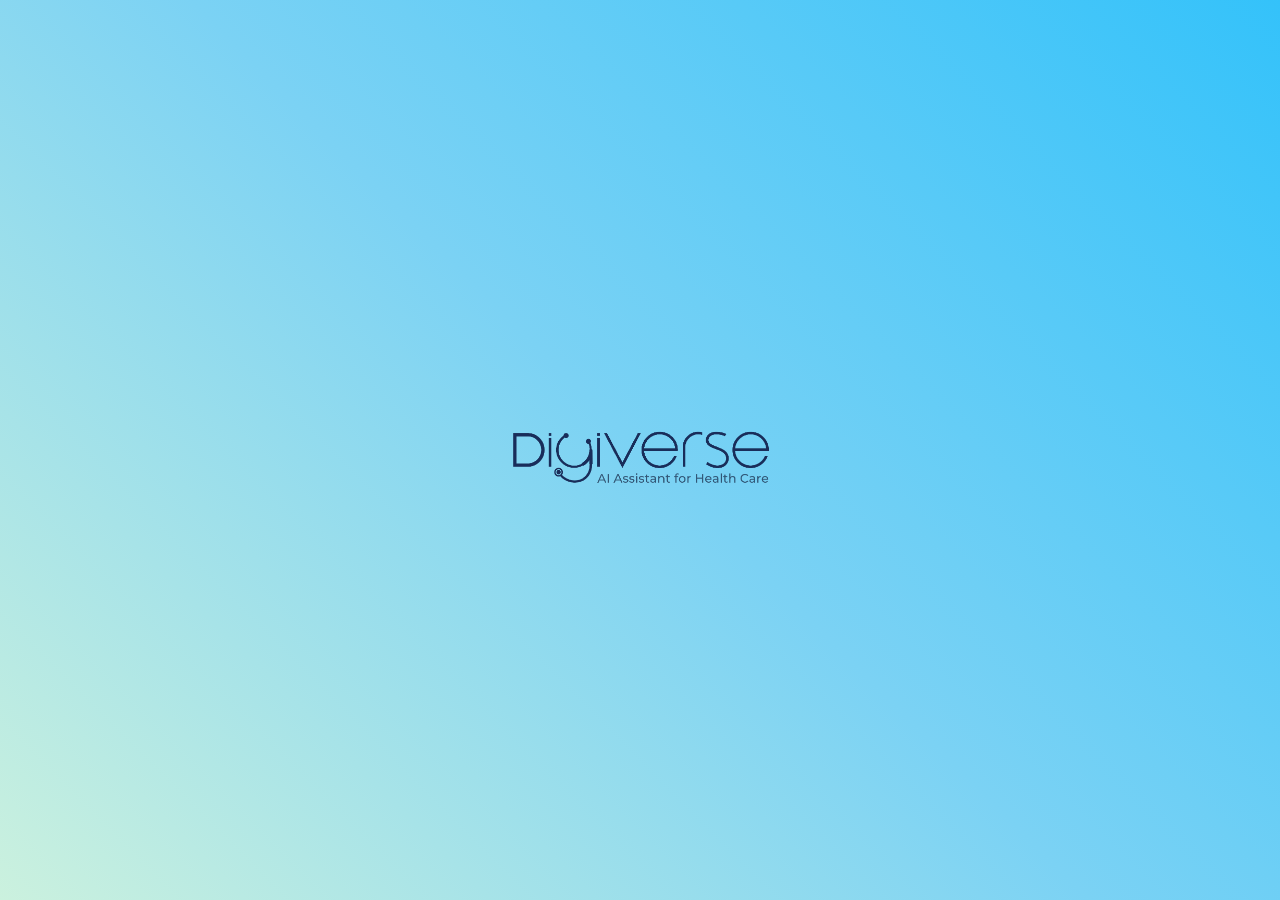
<file: index.html>
<!DOCTYPE html>
<html lang="en">
<head>
    <meta charset="UTF-8">
    <meta name="viewport" content="width=device-width, initial-scale=1.0">
    <title>Digiverse</title>

    <!-------- Fontwesome CDN --------->
    <link rel="stylesheet" href="https://cdnjs.cloudflare.com/ajax/libs/font-awesome/6.4.2/css/all.min.css">

    <!------- Google Fonts -------->
    <link rel="preconnect" href="https://fonts.googleapis.com">
    <link rel="preconnect" href="https://fonts.gstatic.com" crossorigin>
    <link href="https://fonts.googleapis.com/css2?family=Raleway:wght@400;500;600;700;800;900&display=swap" rel="stylesheet">

    <!--------- Bootstrap css --------->
    <link rel="stylesheet" href="https://cdn.jsdelivr.net/npm/bootstrap@5.3.2/dist/css/bootstrap.min.css">
    
    <!---------- custom css ------------>
    <link rel="stylesheet" href="./assets/css/style.css">
</head>
<body>
    
    <!----------- OnLoad Event ---------->
    <section class="onLoad">
        <div class="onLoad_body">
            <div class="logo">
                <img src="./assets/img/logo/DigiVerse-Logo.png" alt="Logo">
            </div>
            <div class="icon">
                <div class="dot"></div>
            </div>
        </div>
    </section>


    <!-- Body -->
    <section class="body">
        <div class="container">
            <div class="body_main">
                <div class="header_logo">
                    <a href="index.html"><img src="./assets/img/logo/DigiVerse-Logo.png" alt="Logo"></a>
                </div>
                <div class="content">
                    <div class="slider_main">
                        <div class="slider_box current">
                            <h2 class="slider_title">Help me pic</h2>
                            <p class="slider_text">Lorem ipsum dolor sit amet consectetur adipisicing elit. Quis rem cumque eligendi sit ea, deleniti expedita corrupti autem exercitationem magni?</p>
                        </div>
                        <div class="slider_box">
                            <h2 class="slider_title">Give me ideas</h2>
                            <p class="slider_text">consectetur adipisicing elit. Quis rem cumque eligendi sit ea, deleniti expedita corrupti autem exercitationem magni?</p>
                        </div>
                        <div class="slider_box">
                            <h2 class="slider_title">Help me pic</h2>
                            <p class="slider_text">Lorem ipsum dolor sit amet consectetur adipisicing elit. Quis rem cumque eligendi sit ea, deleniti expedita corrupti autem exercitationem magni?</p>
                        </div>
                        <div class="slider_box">
                            <h2 class="slider_title">Write text for service</h2>
                            <p class="slider_text">dolor sit amet consectetur adipisicing elit. Quis rem cumque eligendi sit ea, deleniti expedita corrupti autem exercitationem magni?</p>
                        </div>
                    </div>
                </div>
                <div class="btns">
                    <a href="login.html">Log in</a>
                    <a href="signup.html">Sign up</a>
                </div>
                <div class="terms">
                    <a href="terms.html">Terms of use</a>
                    <a href="privacy.html">Privacy policy</a>
                </div>
                <div class="social">
                    <div class="social_inner">
                        <a href="#"><i class="fa-brands fa-facebook-f"></i></a>
                        <a href="#"><i class="fa-brands fa-youtube"></i></a>
                        <a href="#"><i class="fa-brands fa-linkedin-in"></i></a>
                        <a href="#"><i class="fa-brands fa-x-twitter"></i></a>
                    </div>
                </div>
            </div>
        </div>
    </section>

    <!------------ Bootstrap js ------------->
    <script src="https://cdn.jsdelivr.net/npm/bootstrap@5.3.2/dist/js/bootstrap.bundle.min.js"></script>

    <!--------- Jquery cdn by Google ----------->
    <script src="https://ajax.googleapis.com/ajax/libs/jquery/3.7.1/jquery.min.js"></script>

    <!------------ Custom js ------------->
    <script src="./assets/js/script.js"></script>
</body>
</html>
</file>
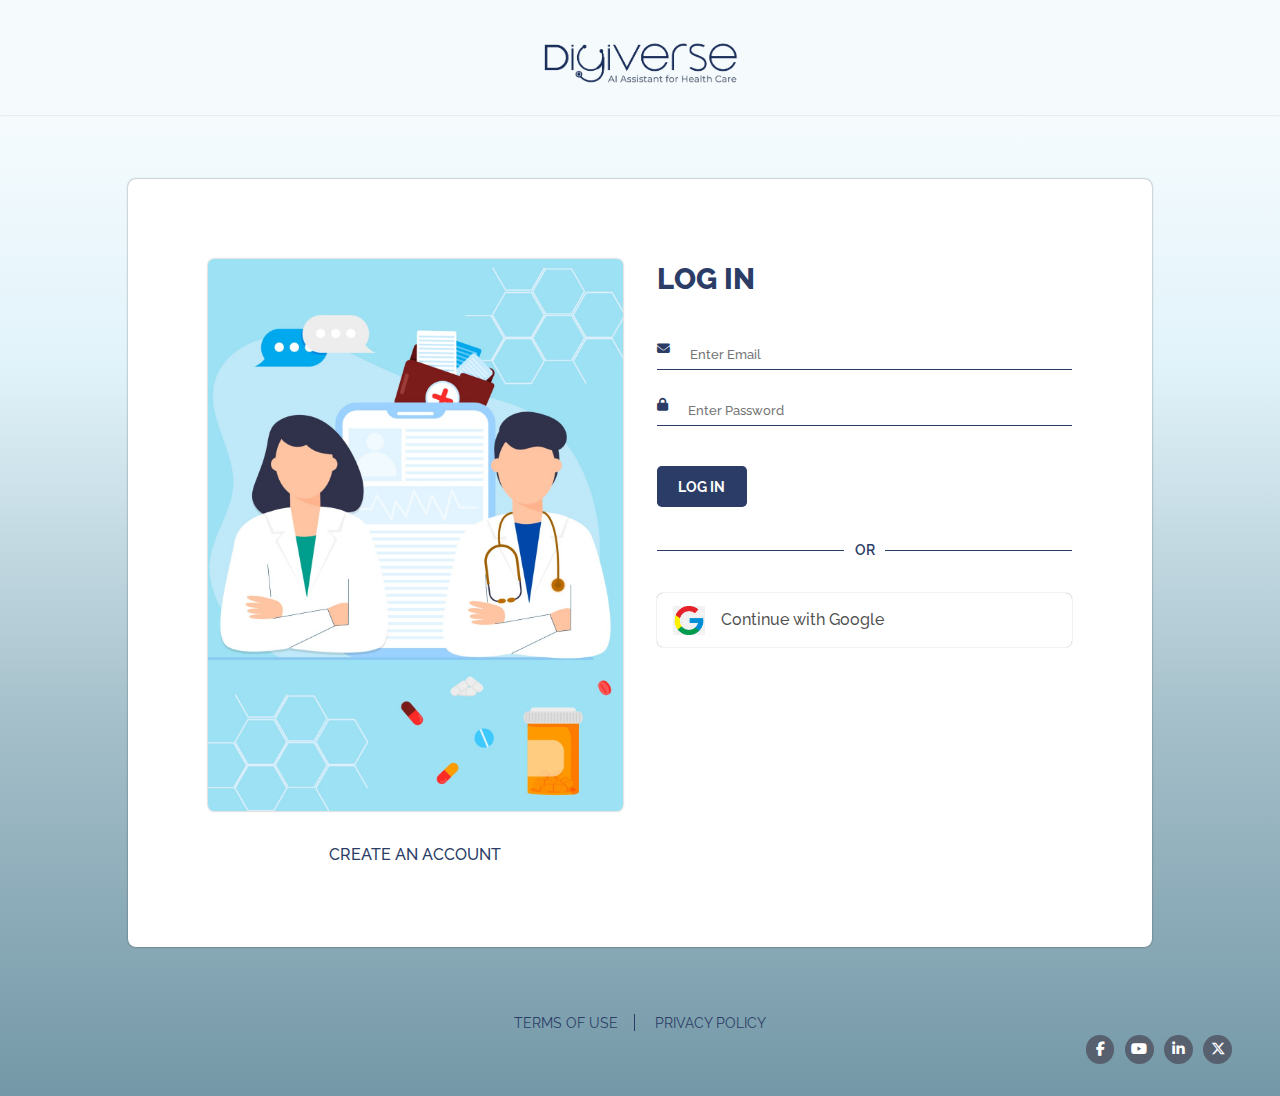
<file: login.html>
<!DOCTYPE html>
<html lang="en">
<head>
    <meta charset="UTF-8">
    <meta name="viewport" content="width=device-width, initial-scale=1.0">
    <title>Digiverse</title>

    <!-------- Fontwesome CDN --------->
    <link rel="stylesheet" href="https://cdnjs.cloudflare.com/ajax/libs/font-awesome/6.4.2/css/all.min.css">

    <!------- Google Fonts -------->
    <link rel="preconnect" href="https://fonts.googleapis.com">
    <link rel="preconnect" href="https://fonts.gstatic.com" crossorigin>
    <link href="https://fonts.googleapis.com/css2?family=Raleway:wght@400;500;600;700;800;900&display=swap" rel="stylesheet">

    <!------------ Bootstrap css ------------>
    <link rel="stylesheet" href="https://cdn.jsdelivr.net/npm/bootstrap@5.3.2/dist/css/bootstrap.min.css">

    <!---------- custom css ------------>
    <link rel="stylesheet" href="./assets/css/style.css">
</head>
<body>

    <section class="header">
        <div class="header_main">
            <div class="header_logo">
                <a href="index.html"><img src="./assets/img/logo/DigiVerse-Logo.png" alt=""></a>
            </div>
        </div>
    </section>

    <section class="login">
        <div class="container">
            <div class="login_main">
                <div class="backToSignup">
                    <div class="auth_banner">
                        <img src="./assets/img/authBanner/loginbanner.jpg" alt="">
                        <div class="auth_btn_back">
                            <a href="signup.html">Create an account</a>
                        </div>
                    </div>
                </div>
                <div class="login_inner">
                    <h2 class="auth_title">Log in</h2>
                    <form action="#">
                        <div class="form_inner_div">
                            <label for="email"><i class="fa-solid fa-envelope"></i></label>
                            <input type="email" name="email" id="email" placeholder="Enter Email">
                        </div>                        
                        <div class="form_inner_div">
                            <label for="pass"><i class="fa-solid fa-lock"></i></label>
                            <input type="password" name="pass" id="pass" placeholder="Enter Password">
                        </div>
                        <button type="submit" class="auth_btn">Log in</button>
                        
                        <div class="or">
                            <div class="ordiv"></div>
                            <p class="or_text">OR</p>
                            <div class="ordiv"></div>
                        </div>
                        <button type="submit" class="google_btn">
                            <img src="./assets/img/logo/google2.png" alt="">
                            <p class="google_text">Continue with Google</p>
                        </button>
                    </form>
                </div>
            </div>
        </div>
    </section>


    <!----------- Footer section ----------------->
    <section class="footer">
        <div class="container">
            <div class="footer_main">
                <div class="login_privacy">
                    <a href="terms.html">Terms of use</a>
                    <a href="privacy.html">Privacy policy</a>
                </div>
                <div class="login_social">
                    <div class="social">
                    <div class="social_inner">
                        <a href="#"><i class="fa-brands fa-facebook-f"></i></a>
                        <a href="#"><i class="fa-brands fa-youtube"></i></a>
                        <a href="#"><i class="fa-brands fa-linkedin-in"></i></a>
                        <a href="#"><i class="fa-brands fa-x-twitter"></i></a>
                    </div>
                </div>
                </div>
            </div>
        </div>
    </section>
    
   <!----------- Bootstrap js --------------->
   <script src="https://cdn.jsdelivr.net/npm/bootstrap@5.3.2/dist/js/bootstrap.bundle.min.js"></script>

    <!--------- Jquery cdn by Google ----------->
    <script src="https://ajax.googleapis.com/ajax/libs/jquery/3.7.1/jquery.min.js"></script>

    <!------------ Custom js ------------->
    <script src="./assets/js/script.js"></script>
</body>
</html>
</file>
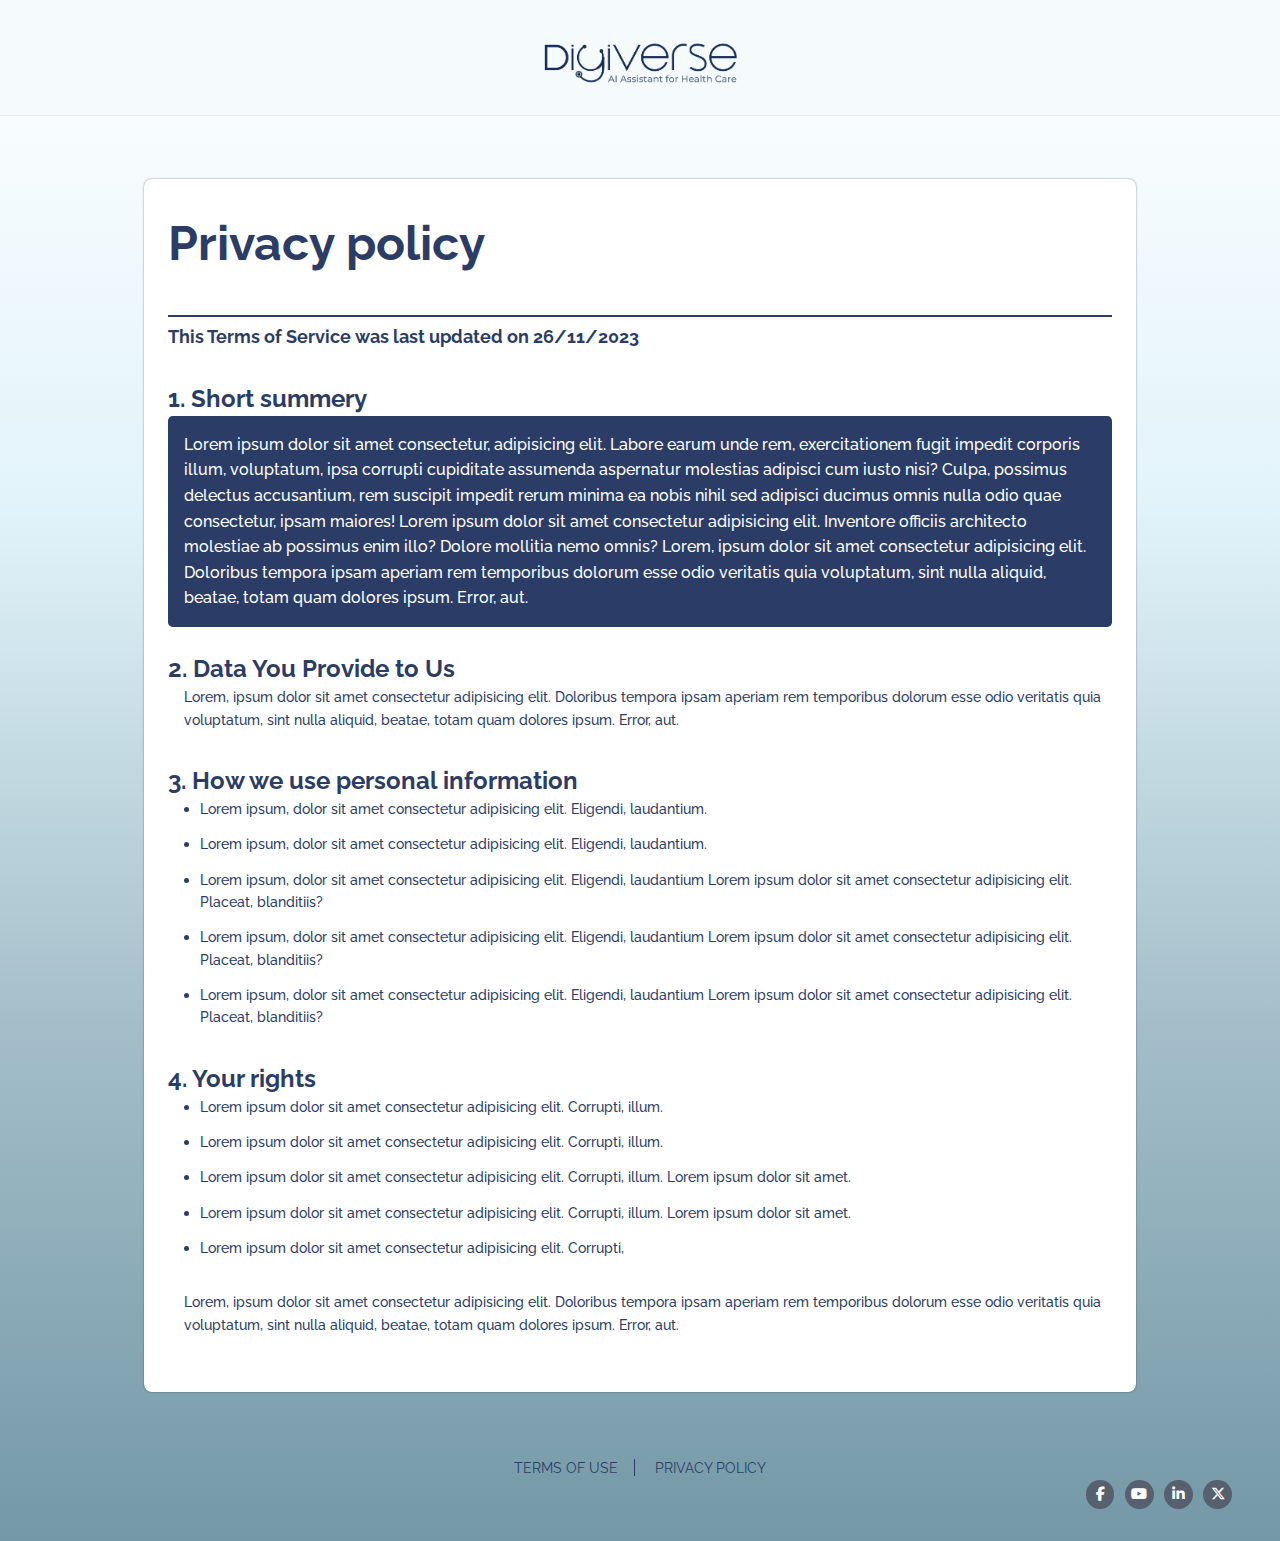
<file: privacy.html>
<!DOCTYPE html>
<html lang="en">
<head>
    <meta charset="UTF-8">
    <meta name="viewport" content="width=device-width, initial-scale=1.0">
    <title>Digiverse</title>

    <!-------- Fontwesome CDN --------->
    <link rel="stylesheet" href="https://cdnjs.cloudflare.com/ajax/libs/font-awesome/6.4.2/css/all.min.css">

    <!------- Google Fonts -------->
    <link rel="preconnect" href="https://fonts.googleapis.com">
    <link rel="preconnect" href="https://fonts.gstatic.com" crossorigin>
    <link href="https://fonts.googleapis.com/css2?family=Raleway:wght@400;500;600;700;800;900&display=swap" rel="stylesheet">

    <!------------ Bootstrap css ------------>
    <link rel="stylesheet" href="https://cdn.jsdelivr.net/npm/bootstrap@5.3.2/dist/css/bootstrap.min.css">

    <!---------- custom css ------------>
    <link rel="stylesheet" href="./assets/css/style.css">
</head>
<body>

    <!--------- header section ---------->
    <section class="header">
        <div class="header_main">
            <div class="header_logo">
                <a href="index.html"><img src="./assets/img/logo/DigiVerse-Logo.png" alt=""></a>
            </div>
        </div>
    </section>


    <!----- Body section ----->
    <section class="login">
        <div class="container">
            <div class="privacy_content">
                <h1 class="privacy_title">Privacy policy</h1>
                <div class="privacy_top">
                   <p class="privacy_data_bold">This Terms of Service was last updated on <span>26/11/2023</span></p>
                   <h2 class="pSubTitle">1. Short summery</h2>
                   <p class="privacy_data_color">Lorem ipsum dolor sit amet consectetur, adipisicing elit. Labore earum unde rem, exercitationem fugit impedit corporis illum, voluptatum, ipsa corrupti cupiditate assumenda aspernatur molestias adipisci cum iusto nisi? Culpa, possimus delectus accusantium, rem suscipit impedit rerum minima ea nobis nihil sed adipisci ducimus omnis nulla odio quae consectetur, ipsam maiores! Lorem ipsum dolor sit amet consectetur adipisicing elit. Inventore officiis architecto molestiae ab possimus enim illo? Dolore mollitia nemo omnis? Lorem, ipsum dolor sit amet consectetur adipisicing elit. Doloribus tempora ipsam aperiam rem temporibus dolorum esse odio veritatis quia voluptatum, sint nulla aliquid, beatae, totam quam dolores ipsum. Error, aut.</p> 
                   <h2 class="pSubTitle">2. Data You Provide to Us</h2>
                   <p class="privacy_data">Lorem, ipsum dolor sit amet consectetur adipisicing elit. Doloribus tempora ipsam aperiam rem temporibus dolorum esse odio veritatis quia voluptatum, sint nulla aliquid, beatae, totam quam dolores ipsum. Error, aut.</p> 
                   <h2 class="pSubTitle">3. How we use personal information</h2>
                   <ul>
                    <li>Lorem ipsum, dolor sit amet consectetur adipisicing elit. Eligendi, laudantium.</li>
                    <li>Lorem ipsum, dolor sit amet consectetur adipisicing elit. Eligendi, laudantium.</li>
                    <li>Lorem ipsum, dolor sit amet consectetur adipisicing elit. Eligendi, laudantium Lorem ipsum dolor sit amet consectetur adipisicing elit. Placeat, blanditiis?</li>
                    <li>Lorem ipsum, dolor sit amet consectetur adipisicing elit. Eligendi, laudantium Lorem ipsum dolor sit amet consectetur adipisicing elit. Placeat, blanditiis?</li>
                    <li>Lorem ipsum, dolor sit amet consectetur adipisicing elit. Eligendi, laudantium Lorem ipsum dolor sit amet consectetur adipisicing elit. Placeat, blanditiis?</li>
                   </ul>
                   <h2 class="pSubTitle">4. Your rights</h2>
                   <ul>
                    <li>Lorem ipsum dolor sit amet consectetur adipisicing elit. Corrupti, illum.</li>
                    <li>Lorem ipsum dolor sit amet consectetur adipisicing elit. Corrupti, illum.</li>
                    <li>Lorem ipsum dolor sit amet consectetur adipisicing elit. Corrupti, illum. Lorem ipsum dolor sit amet.</li>
                    <li>Lorem ipsum dolor sit amet consectetur adipisicing elit. Corrupti, illum. Lorem ipsum dolor sit amet.</li>
                    <li>Lorem ipsum dolor sit amet consectetur adipisicing elit. Corrupti, </li>
                   </ul>
                   <p class="privacy_data">Lorem, ipsum dolor sit amet consectetur adipisicing elit. Doloribus tempora ipsam aperiam rem temporibus dolorum esse odio veritatis quia voluptatum, sint nulla aliquid, beatae, totam quam dolores ipsum. Error, aut.</p> 
                </div>
            </div>
        </div>
    </section>

    <!----------- Footer section ----------------->
    <section class="footer">
        <div class="container">
            <div class="footer_main">
                <div class="login_privacy">
                    <a href="terms.html">Terms of use</a>
                    <a href="privacy.html">Privacy policy</a>
                </div>
                <div class="login_social">
                    <div class="social">
                    <div class="social_inner">
                        <a href="#"><i class="fa-brands fa-facebook-f"></i></a>
                        <a href="#"><i class="fa-brands fa-youtube"></i></a>
                        <a href="#"><i class="fa-brands fa-linkedin-in"></i></a>
                        <a href="#"><i class="fa-brands fa-x-twitter"></i></a>
                    </div>
                </div>
                </div>
            </div>
        </div>
    </section>
    
   <!----------- Bootstrap js --------------->
   <script src="https://cdn.jsdelivr.net/npm/bootstrap@5.3.2/dist/js/bootstrap.bundle.min.js"></script>

    <!--------- Jquery cdn by Google ----------->
    <script src="https://ajax.googleapis.com/ajax/libs/jquery/3.7.1/jquery.min.js"></script>

    <!------------ Custom js ------------->
    <script src="./assets/js/script.js"></script>
</body>
</html>
</file>
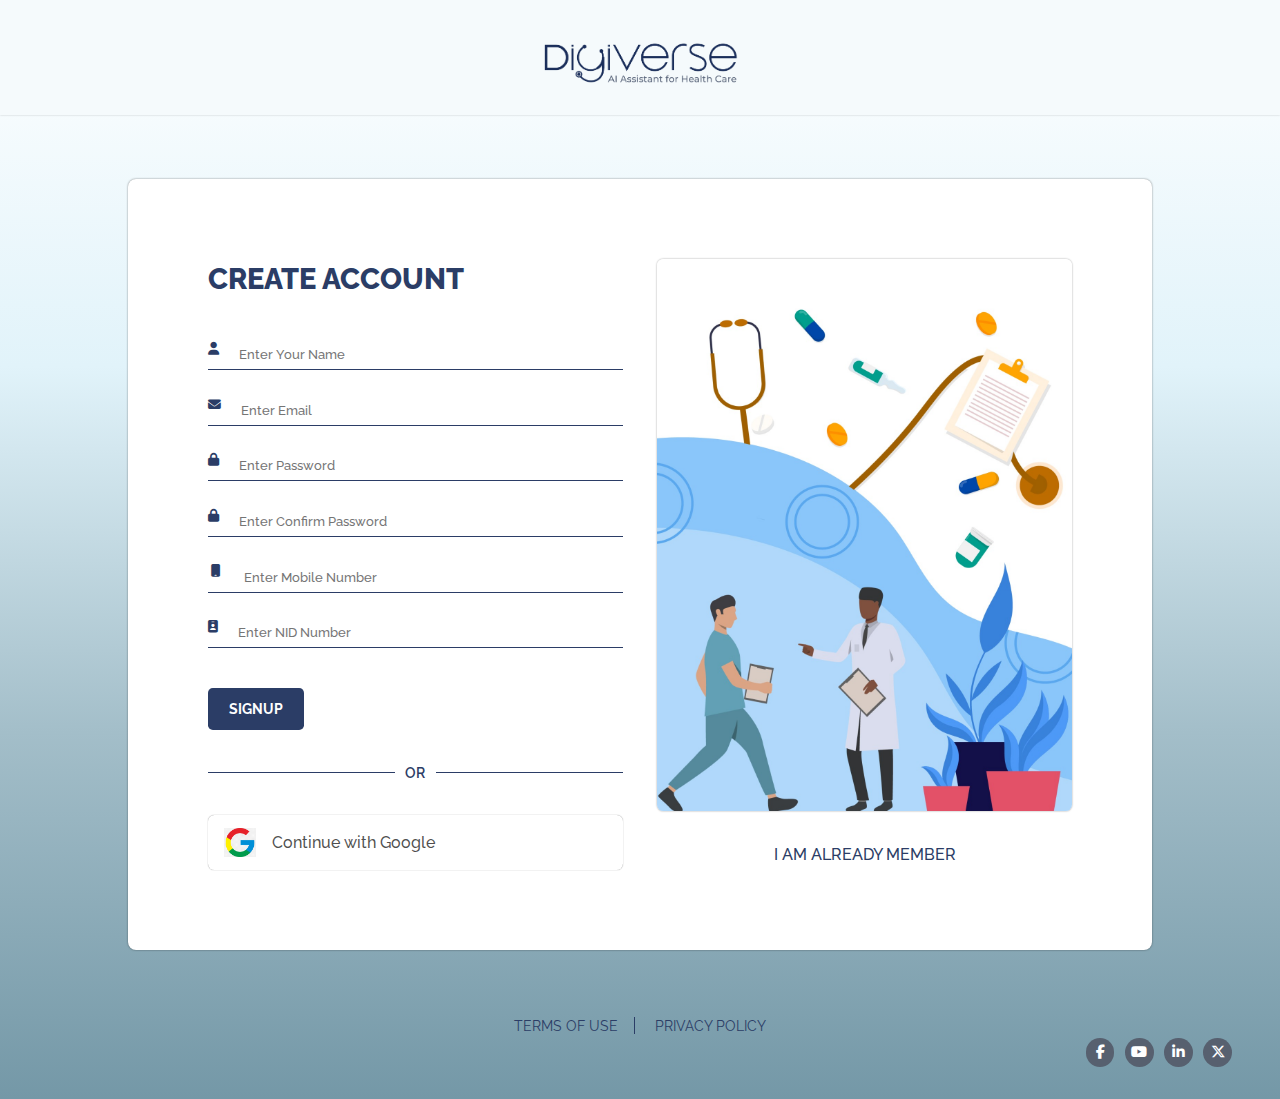
<file: signup.html>
<!DOCTYPE html>
<html lang="en">
<head>
    <meta charset="UTF-8">
    <meta name="viewport" content="width=device-width, initial-scale=1.0">
    <title>Digiverse</title>

    <!-------- Fontwesome CDN --------->
    <link rel="stylesheet" href="https://cdnjs.cloudflare.com/ajax/libs/font-awesome/6.4.2/css/all.min.css">

    <!------- Google Fonts -------->
    <link rel="preconnect" href="https://fonts.googleapis.com">
    <link rel="preconnect" href="https://fonts.gstatic.com" crossorigin>
    <link href="https://fonts.googleapis.com/css2?family=Raleway:wght@400;500;600;700;800;900&display=swap" rel="stylesheet">

    <!------------ Bootstrap css ------------>
    <link rel="stylesheet" href="https://cdn.jsdelivr.net/npm/bootstrap@5.3.2/dist/css/bootstrap.min.css">

    <!---------- custom css ------------>
    <link rel="stylesheet" href="./assets/css/style.css">
</head>
<body>

    <!-------- header section --------------->
    <section class="header">
        <div class="header_main">
            <div class="header_logo">
                <a href="index.html"><img src="./assets/img/logo/DigiVerse-Logo.png" alt=""></a>
            </div>
        </div>
    </section>


    <!-------- body section ----------->
    <section class="login">
        <div class="container">
            <div class="login_main signup">
                <div class="backToSignup">
                    <div class="auth_banner">
                        <img src="./assets/img/authBanner/signupbanner.jpg" alt="">
                        <div class="auth_btn_back">
                            <a href="login.html">I am already member</a>
                        </div>
                    </div>
                </div>
                <div class="login_inner">
                    <h2 class="auth_title">Create account</h2>
                    <form action="#">
                        <div class="form_inner_div">
                            <label for="text"><i class="fa-solid fa-user"></i></label>
                            <input type="text" name="text" id="text" placeholder="Enter Your Name" required>
                        </div>                        
                        <div class="form_inner_div">
                            <label for="email"><i class="fa-solid fa-envelope"></i></label>
                            <input type="email" name="email" id="email" placeholder="Enter Email" required>
                        </div>                        
                        <div class="form_inner_div">
                            <label for="pass"><i class="fa-solid fa-lock"></i></label>
                            <input type="password" name="pass" id="pass" placeholder="Enter Password" required>
                        </div>
                        <div class="form_inner_div">
                            <label for="conPass"><i class="fa-solid fa-lock"></i></label>
                            <input type="password" name="conPass" id="conPass" placeholder="Enter Confirm Password" required>
                        </div>
                        <div class="form_inner_div">
                            
                            <label for="mobile"><i class="fa-solid fa-mobile fa-fw"></i></label>
                            <input type="tel" name="mobile" id="mobile" placeholder="Enter Mobile Number" required>
                        </div>
                        <div class="form_inner_div">
                            <label for="nid"><i class="fa-solid fa-id-badge"></i></label>
                            <input type="text" name="nid" id="nid" placeholder="Enter NID Number" required>
                        </div>
                        <button type="submit" class="auth_btn">Signup</button>
                        <div class="or">
                            <div class="ordiv"></div>
                            <p class="or_text">OR</p>
                            <div class="ordiv"></div>
                        </div>
                        <button type="submit" class="google_btn">
                            <img src="./assets/img/logo/google2.png" alt="">
                            <p class="google_text">Continue with Google</p>
                        </button>                        
                    </form>
                </div>
            </div>
        </div>
    </section>

    <!----------- Footer section ----------------->
    <section class="footer">
        <div class="container">
            <div class="footer_main">
                <div class="login_privacy">
                    <a href="terms.html">Terms of use</a>
                    <a href="privacy.html">Privacy policy</a>
                </div>
                <div class="login_social">
                    <div class="social">
                    <div class="social_inner">
                        <a href="#"><i class="fa-brands fa-facebook-f"></i></a>
                        <a href="#"><i class="fa-brands fa-youtube"></i></a>
                        <a href="#"><i class="fa-brands fa-linkedin-in"></i></a>
                        <a href="#"><i class="fa-brands fa-x-twitter"></i></a>
                    </div>
                </div>
                </div>
            </div>
        </div>
    </section>
    
   <!----------- Bootstrap js --------------->
   <script src="https://cdn.jsdelivr.net/npm/bootstrap@5.3.2/dist/js/bootstrap.bundle.min.js"></script>

    <!--------- Jquery cdn by Google ----------->
    <script src="https://ajax.googleapis.com/ajax/libs/jquery/3.7.1/jquery.min.js"></script>

    <!------------ Custom js ------------->
    <script src="./assets/js/script.js"></script>
</body>
</html>
</file>
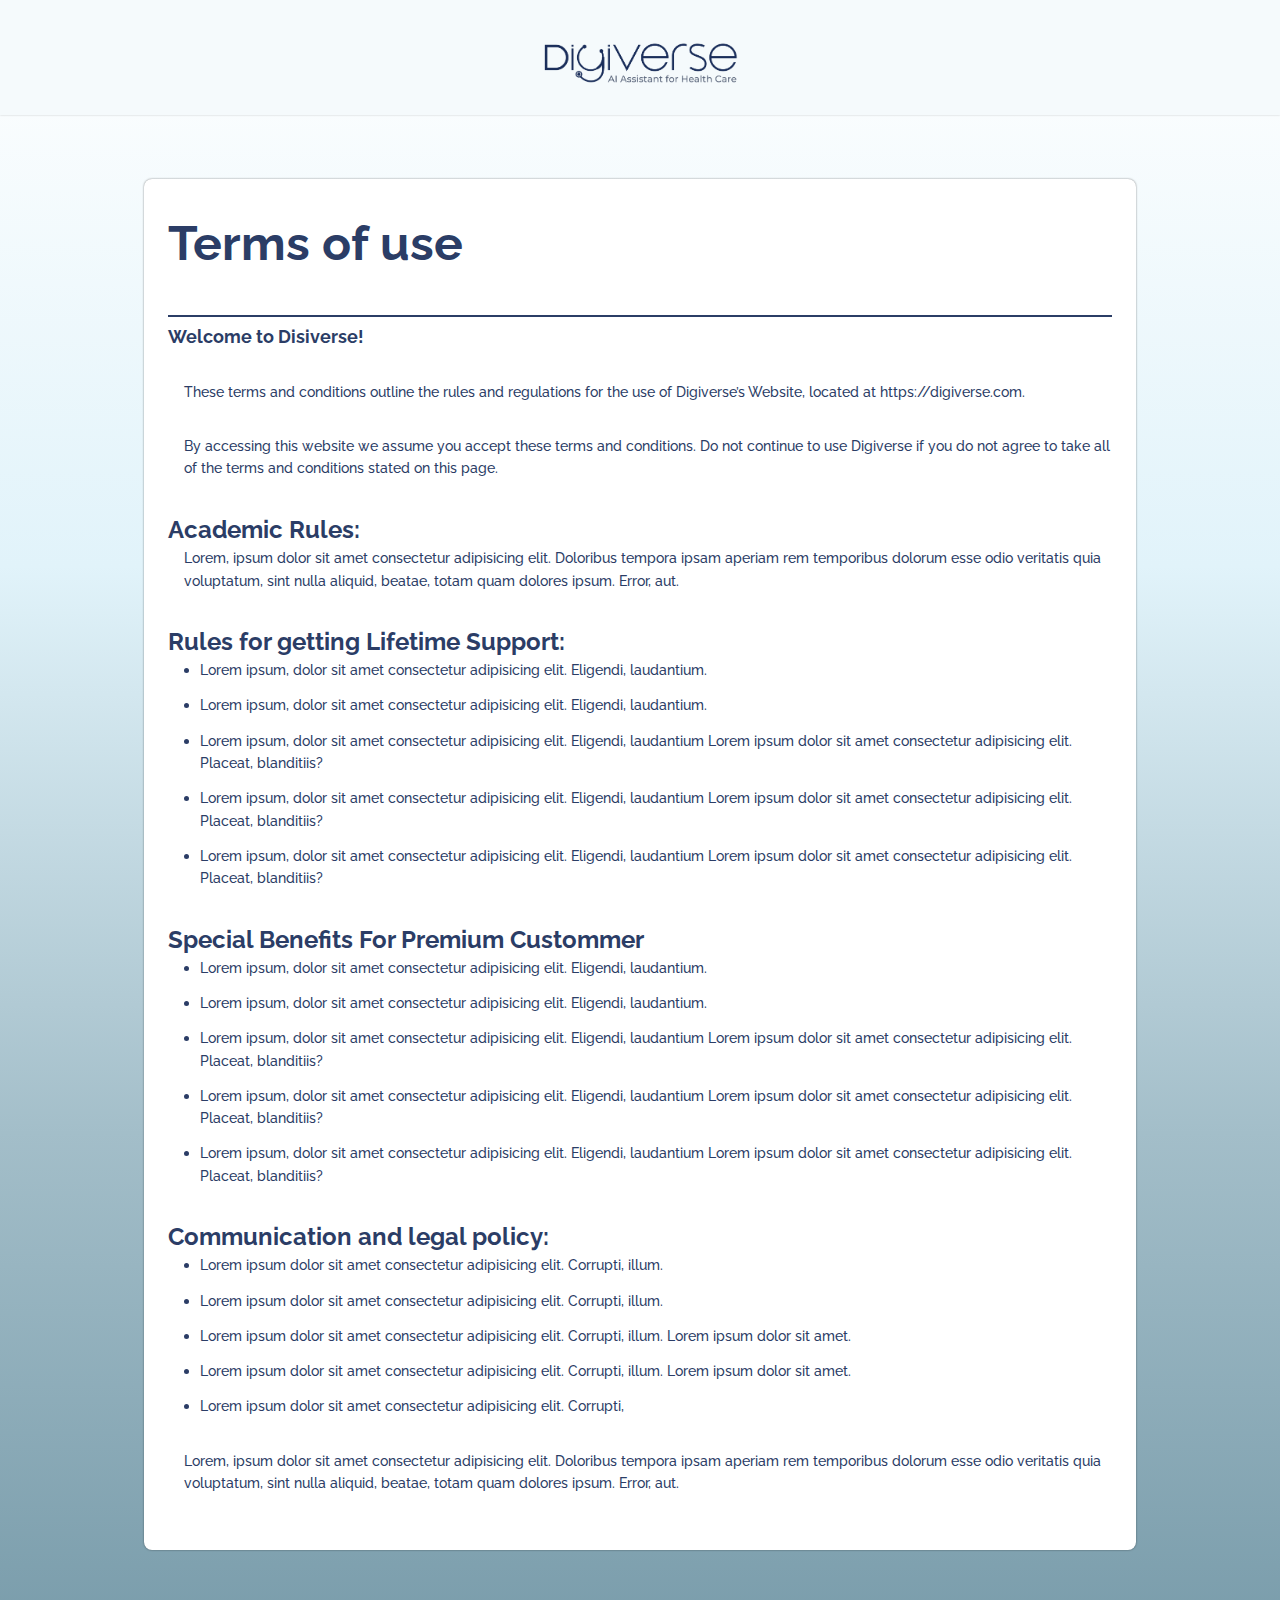
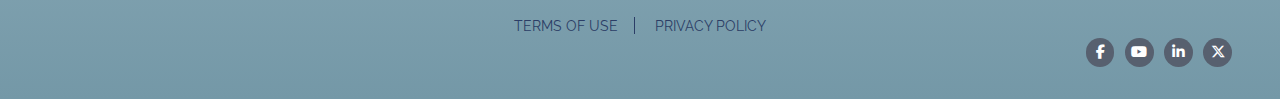
<file: terms.html>
<!DOCTYPE html>
<html lang="en">
<head>
    <meta charset="UTF-8">
    <meta name="viewport" content="width=device-width, initial-scale=1.0">
    <title>Digiverse</title>

    <!-------- Fontwesome CDN --------->
    <link rel="stylesheet" href="https://cdnjs.cloudflare.com/ajax/libs/font-awesome/6.4.2/css/all.min.css">

    <!------- Google Fonts -------->
    <link rel="preconnect" href="https://fonts.googleapis.com">
    <link rel="preconnect" href="https://fonts.gstatic.com" crossorigin>
    <link href="https://fonts.googleapis.com/css2?family=Raleway:wght@400;500;600;700;800;900&display=swap" rel="stylesheet">

    <!------------ Bootstrap css ------------>
    <link rel="stylesheet" href="https://cdn.jsdelivr.net/npm/bootstrap@5.3.2/dist/css/bootstrap.min.css">

    <!---------- custom css ------------>
    <link rel="stylesheet" href="./assets/css/style.css">
</head>
<body>

    <!----------- header section ----------->
    <section class="header">
        <div class="header_main">
            <div class="header_logo">
                <a href="index.html"><img src="./assets/img/logo/DigiVerse-Logo.png" alt=""></a>
            </div>
        </div>
    </section>


    <!--------- Body section ----------->
    <section class="login">
        <div class="container">
            <div class="privacy_content">
                <h1 class="privacy_title">Terms of use</h1>
                <div class="privacy_top">
                   <p class="privacy_data_bold">Welcome to Disiverse!</p>
                   <p class="privacy_data">These terms and conditions outline the rules and regulations for the use of Digiverse’s Website, located at https://digiverse.com.</p> 
                   <p class="privacy_data">By accessing this website we assume you accept these terms and conditions. Do not continue to use Digiverse if you do not agree to take all of the terms and conditions stated on this page.</p> 
                   <h2 class="pSubTitle">Academic Rules:</h2>
                   <p class="privacy_data">Lorem, ipsum dolor sit amet consectetur adipisicing elit. Doloribus tempora ipsam aperiam rem temporibus dolorum esse odio veritatis quia voluptatum, sint nulla aliquid, beatae, totam quam dolores ipsum. Error, aut.</p> 
                   <h2 class="pSubTitle">Rules for getting Lifetime Support:</h2>
                   <ul>
                    <li>Lorem ipsum, dolor sit amet consectetur adipisicing elit. Eligendi, laudantium.</li>
                    <li>Lorem ipsum, dolor sit amet consectetur adipisicing elit. Eligendi, laudantium.</li>
                    <li>Lorem ipsum, dolor sit amet consectetur adipisicing elit. Eligendi, laudantium Lorem ipsum dolor sit amet consectetur adipisicing elit. Placeat, blanditiis?</li>
                    <li>Lorem ipsum, dolor sit amet consectetur adipisicing elit. Eligendi, laudantium Lorem ipsum dolor sit amet consectetur adipisicing elit. Placeat, blanditiis?</li>
                    <li>Lorem ipsum, dolor sit amet consectetur adipisicing elit. Eligendi, laudantium Lorem ipsum dolor sit amet consectetur adipisicing elit. Placeat, blanditiis?</li>
                   </ul>
                   <h2 class="pSubTitle">Special Benefits For Premium Custommer</h2>
                   <ul>
                    <li>Lorem ipsum, dolor sit amet consectetur adipisicing elit. Eligendi, laudantium.</li>
                    <li>Lorem ipsum, dolor sit amet consectetur adipisicing elit. Eligendi, laudantium.</li>
                    <li>Lorem ipsum, dolor sit amet consectetur adipisicing elit. Eligendi, laudantium Lorem ipsum dolor sit amet consectetur adipisicing elit. Placeat, blanditiis?</li>
                    <li>Lorem ipsum, dolor sit amet consectetur adipisicing elit. Eligendi, laudantium Lorem ipsum dolor sit amet consectetur adipisicing elit. Placeat, blanditiis?</li>
                    <li>Lorem ipsum, dolor sit amet consectetur adipisicing elit. Eligendi, laudantium Lorem ipsum dolor sit amet consectetur adipisicing elit. Placeat, blanditiis?</li>
                   </ul>
                   <h2 class="pSubTitle">Communication and legal policy:</h2>
                   <ul>
                    <li>Lorem ipsum dolor sit amet consectetur adipisicing elit. Corrupti, illum.</li>
                    <li>Lorem ipsum dolor sit amet consectetur adipisicing elit. Corrupti, illum.</li>
                    <li>Lorem ipsum dolor sit amet consectetur adipisicing elit. Corrupti, illum. Lorem ipsum dolor sit amet.</li>
                    <li>Lorem ipsum dolor sit amet consectetur adipisicing elit. Corrupti, illum. Lorem ipsum dolor sit amet.</li>
                    <li>Lorem ipsum dolor sit amet consectetur adipisicing elit. Corrupti, </li>
                   </ul>
                   <p class="privacy_data">Lorem, ipsum dolor sit amet consectetur adipisicing elit. Doloribus tempora ipsam aperiam rem temporibus dolorum esse odio veritatis quia voluptatum, sint nulla aliquid, beatae, totam quam dolores ipsum. Error, aut.</p> 
                </div>
            </div>
        </div>
    </section>

    <!----------- Footer section ----------------->
    <section class="footer">
        <div class="container">
            <div class="footer_main">
                <div class="login_privacy">
                    <a href="terms.html">Terms of use</a>
                    <a href="privacy.html">Privacy policy</a>
                </div>
                <div class="login_social">
                    <div class="social">
                    <div class="social_inner">
                        <a href="#"><i class="fa-brands fa-facebook-f"></i></a>
                        <a href="#"><i class="fa-brands fa-youtube"></i></a>
                        <a href="#"><i class="fa-brands fa-linkedin-in"></i></a>
                        <a href="#"><i class="fa-brands fa-x-twitter"></i></a>
                    </div>
                </div>
                </div>
            </div>
        </div>
    </section>
    
   <!----------- Bootstrap js --------------->
   <script src="https://cdn.jsdelivr.net/npm/bootstrap@5.3.2/dist/js/bootstrap.bundle.min.js"></script>

    <!--------- Jquery cdn by Google ----------->
    <script src="https://ajax.googleapis.com/ajax/libs/jquery/3.7.1/jquery.min.js"></script>

    <!------------ Custom js ------------->
    <script src="./assets/js/script.js"></script>
</body>
</html>
</file>
<file: assets/css/style.css>
/* Reset CSS */
*{
    margin: 0;
    box-sizing: border-box;
}
body{
    font-family: 'Raleway', sans-serif;
    background: linear-gradient(#ffffff, #e1f3fa, #a3bec9, #7498a7);
}
html{
    scroll-behavior: smooth;
}
img{
    max-width: 100%;
}

/*========== Global CSS Start ===========*/
.container{
    width: 100%;
    max-width: 1920px;
    padding: 0 3rem;
    margin: 0 auto;
    height: 100%;
}
/*========== Global CSS End ===========*/


/*======== Styling Started =============*/
/*==== Preeloder Start =====*/
.onLoad{
    position: fixed;
    top: 0;
    left: 0;
    width: 100%;
    height: 100%;
    background: linear-gradient(45deg, #cbf1de , #7bd2f4, #34c2fa);
    z-index: 999999999999999;
    display: flex;
    justify-content: center;
    align-items: center;
    animation: onloadbg 2s .5s infinite;
    transition: all .5s;
}
@keyframes onloadbg {
    0%{
        background-size: 100%;
    }
    20%{
        background-size: 150%;
    }
    40%{
        background-size: 200%;
    }
    60%{
        background-size: 300%;
    }
    80%{
        background-size: 200%;
    }
    100%{
        background-size: 100%;
    }
}
.onLoadNone{
    display: none !important;
}
.onLoad_body .logo{
    max-width: 25rem;
    width: 80%;
    margin-left: auto;
    margin-right: auto;
    animation: preload 2s infinite;
}
.onLoad_disable .logo{
    animation: preload none !important;
}
@keyframes preload {
    0%{
        transform: rotate(0);
    }
    100%{
        transform: rotateY(360deg);
    }
}
.onLoad_body .icon{
    text-align: center;
    cursor: pointer;
    position: relative;
    margin-top: 5rem;
    display: none;
    /* transform: translateX(-2000%); */
}
.onLoad_body .icon.ok_bdb{
    display: block !important;
}
.onLoad_body .icon .dot{
    cursor: pointer;
    transition-duration: 1s;
    border: 1px solid #ffffff;
    width: 1.4rem;
    height: 3rem;
    margin-top: 5rem;
    position: absolute;
    top: 50%;
    left: 50%;
    transform: translate(-50%, -50%);
    border-radius: 1rem;
}
.onLoad_body .icon .dot::before{
    content: '';
    position: absolute;
    background: #ffffff;
    width: .4rem;
    height: 0.4rem;
    border-radius: 50%;
    top: .4rem;
    left: 50%;
    transform: translate(-50%, 0);
    animation: scrolldown 2s infinite;
}
@keyframes scrolldown {
    0%{
        opacity: 0;
        transform: translate(-50%, 0);
    }
    20%{
        opacity: 1;
    }
    100%{
        opacity: 0;
        transform: translate(-50%, 2rem);
    }
}
/* .ok_bdb{
    transform: translateX(0) !important;
} */

/*==== Preeloder End =====*/

/*==== Body Start =====*/
.body{
    width: 100%;
    height: 100vh;
    display: flex;
    justify-content: center;
    align-items: center;
}
.container .body_main{
    position: relative;
}
.header{
    position: sticky;
    top: 0;
}
.header_logo{
    width: 15rem;
    margin-left: auto;
    margin-right: auto;
    padding: 1rem 0;
}
.header_logo a img{
    max-width: 100%;
}

.slider_main .slider_box{
    text-align: center;
    position: absolute;
    transform: translate(0) scale(0);
    transition: transform 1s;
}
.slider_box.current{
    transform: translate(0) scale(1);
    transition: transform 1s;
}
.content .slider_main{
    width: 100%;
    max-width: 50rem;
    margin-top: 15vh;
    margin-left: auto;
    margin-right: auto;
    position: relative;
}
.slider_box .slider_title{
    font-size: 2.4rem;
    font-weight: 900;
    color: #495572;
    line-height: 110%;
    margin-bottom: 0.4rem;
}
.slider_box .slider_text{
    font-size: 1.3rem;
    font-weight: 500;
    color: #495572;
    line-height: 120%;
}
.body_main .btns{
    width: 100%;
    position: fixed;
    bottom: 35%;
    left: 0;
    text-align: center;
}
.body_main .btns a{
    text-decoration: none;
    text-transform: uppercase;
    font-size: 1rem;
    font-weight: 700;
    color: #ffffff;
    background: #495572;
    padding: .6rem 2rem;
    border-radius: .4rem;
    margin: 0 .8rem;
    transition: all .3s;
}
.body_main .btns a:hover{
    background: #30333c;
}
.body_main .terms a{
    text-decoration: none;
    text-transform: uppercase;
    font-size: 1rem;
    font-weight: 500;
    color: #3e4d62;
    padding: 0 .8rem;
    border-right: 2px solid #313d4f;
    transition: .3s;
}
.body_main .terms a:hover{
    color: #62728a;
}
.body_main .terms a:last-child{
    border-color: transparent !important;
}
.body_main .terms{
    width: fit-content;
    position: fixed;
    bottom: 12%;
    left: 50%;
    transform: translate(-50%);
}
.body_main .social{
    width: fit-content;
    position: fixed;
    right: 3rem;
    bottom: 1rem;
}
.social .social_inner a{
    margin-left: 0.4rem;
}
.social .social_inner a i{
    font-size: .9rem;
    color: #ffffff;
    background: #57606f;
    width: 1.8rem;
    height: 1.8rem;
    line-height: 1.8rem;
    text-align: center;
    border-radius: 50%;
    transition: .3s;
}
.social .social_inner a i:hover{
    background: #273c75;
}
/*==== Body End =====*/

/*========= Login start ============*/
.header_main{
    position: sticky;
    width: 100%;
    top: 0;
    left: 0;
    background: #f5fafc;
    box-shadow: 0 0 2px 0 rgba(0, 0, 0, .2);
}
.login_main{
    width: 100%;
    max-width: 1024px;
    background: #ffffff;
    box-shadow: 0 0 2px 0 rgba(0, 0, 0, .5);
    margin-left: auto;
    margin-right: auto;
    margin-top: 4rem;
    padding: 5rem;
    border-radius: .5rem;
    display: flex;
    justify-content: space-between;
    align-items: flex-start;
    column-gap: 4%;
}
.login_main .backToSignup{
    width: 48%;
    text-align: left;
}
.auth_banner{
    text-align: center;
}
.auth_banner img{
    box-shadow: 0 0 2px 0 rgba(0, 0, 0, .4);
    border-radius: .4rem;
}
.login_main .login_inner{
    width: 48%;
    text-align: left;
}
.login_main .login_inner .auth_title{
    font-size: 1.8rem;
    font-weight: 800;
    line-height: 2.5rem;
    color: #2b3d66;
    margin-bottom: 2rem;
    text-transform: uppercase;
}
.login_inner form .form_inner_div{
    width: 100%;
    display: flex;
    justify-content: flex-start;
    align-items: center;
    column-gap: .5rem;
    margin-bottom: 1rem;
    border-bottom: 1px solid #2b3d66;
    padding-bottom: 1px;
}
.login_inner form .form_inner_div i{
    display: block;
    font-size: .8rem;
    color: #2b3d66;
}
.login_inner form .form_inner_div input::placeholder{
    font-size: .8rem;
    font-weight: 500;
}
.login_inner form .form_inner_div input{
    display: block;
    width: 100%;
    padding: .6rem .6rem 0 .6rem;
    border-color: transparent;
    outline-color: transparent;
}
.login_inner form .form_inner_div input:focus{
    outline: none;
}

.login_inner form .auth_btn{
    font-size: .9rem;
    font-weight: 700;
    color: #ffffff;
    background: #2b3d66;
    padding: .5rem 1.2rem;
    border-radius: .3rem;
    border-color: transparent;
    outline-color: transparent;
    text-transform: uppercase;
    transition: .3s;
    margin-top: 1.5rem;
}
.login_inner form .auth_btn:hover{
    background: #000000;
}
.auth_btn_back{
    width: 100%;
    margin-top: 2rem;
    text-align: center;
}
.auth_btn_back a{
    font-size: 1rem;
    font-weight: 500;
    color: #2b3d66;
    text-decoration: none;
    text-transform: uppercase;
    transition: .3s;
}
.auth_btn_back a:hover{
    color: #000000;
    text-decoration: underline;
}
.login_main.signup{
    flex-direction: row-reverse;
}
.footer_main{
    padding: 2rem 0;
}
.footer_main .login_social{
    width: 100%;
    text-align: right;
}
.footer_main .login_privacy{
    width: 100%;
    text-align: center;
    margin-top: 2rem;
}
.footer_main .login_privacy a{
    font-size: .9rem;
    font-weight: 400;
    color: #2b3d66;
    text-decoration: none;
    padding: 0 1rem;
    border-right: 1px solid #2b3d66;
    text-transform: uppercase;
    transition: .3s;
}
.footer_main .login_privacy a:hover{
    color: #000000;
}
.footer_main .login_privacy a:last-child{
    border: unset;
}
.login_inner form .or{
    width: 100%;
    display: flex;
    justify-content: space-between;
    align-items: center;
    margin: 2rem auto;
}
.login_inner form .or .ordiv{
    width: 45%;
    height: .05rem;
    background: #2b3d66;
}
.login_inner form .or .or_text{
    margin-bottom: 0;
    font-size: .9rem;
    font-weight: 600;
    color: #2b3d66;
}
.login_inner form .google_btn{
    width: 100%;
    display: flex;
    justify-content: flex-start;
    align-items: center;
    column-gap: 1rem;
    padding: .8rem 1rem;
    border-radius: .4rem;
    background: #ffffff;
    box-shadow: 0 0 1px 0 rgba(0, 0, 0, .5);
    outline-color: transparent !important;
    border: none !important;
    transition: .3s;
}
.login_inner form .google_btn:hover{
    background: rgba(0, 0, 0, .1);
}
.login_inner form .google_btn img{
    width: 2rem;
}
.login_inner form .google_btn p{
    margin-bottom: 0;
    font-size: 1rem;
    font-weight: 500;
    color: rgba(0, 0, 0, .7);
}
/*========= Login end ============*/

/*=========== Privacy Start =========*/
.privacy_content{
    width: 100%;
    max-width: 992px;
    background: #ffffff;
    margin-top: 4rem;
    margin-left: auto;
    margin-right: auto;
    box-shadow: 0 0 2px 0 rgba(0, 0, 0, .5);
    padding: 1.5rem;
    border-radius: .5rem;
}
.privacy_content .privacy_title{
    font-size: 3rem;
    font-weight: 700;
    line-height: 5rem;
    padding-bottom: 2rem;
    border-bottom: 2px solid #2b3d66;
    color: #2b3d66;
}
.privacy_top .privacy_data_bold{
    font-size: 1.1rem;
    font-weight: 700;
    color: #2b3d66;
    line-height: 1.5rem;
    padding-bottom: 1rem;
}
.privacy_top .pSubTitle{
    font-size: 1.5rem;
    font-weight: 700;
    color: #2b3d66;
    line-height: 2.2rem;
    margin-bottom: 0;
}
.privacy_top .privacy_data_color{
    font-size: 1rem;
    font-weight: 500;
    color: #ffffff;
    line-height: 1.6rem;
    padding: 1rem;
    background: #2b3d66;
    border-radius: .3rem;
    margin-bottom: 1.5rem;
}
.privacy_top .privacy_data{
    font-size: .9rem;
    font-weight: 500;
    color: #2b3d66;
    line-height: 1.4rem;
    margin-bottom: 2rem;
    padding-left: 1rem;
}
.privacy_top ul li{
    font-size: .9rem;
    font-weight: 500;
    color: #2b3d66;
    line-height: 1.4rem;
    margin-bottom: 0.8rem;
}
.privacy_top ul{
    margin-bottom: 2rem;
}
/*=========== Privacy End =========*/


/*========== Start Responsive ===========*/

/*------- max-width: 1400px  --------*/

/*------- max-width: 1024px  --------*/
@media (max-width: 1024px) {
    .social .social_inner a i{
        font-size: .8rem !important;
        width: 1.7rem !important;
        height: 1.7rem !important;
        line-height: 1.7rem !important;
    }
}

/*------- max-width: 992px  --------*/
@media (max-width: 992px) {
    /* PreLoder */
    .onLoad .onLoad_body .logo{
        width: 20rem;
    }
    .header_logo{
        width: 14rem !important;
    }

    /*----- Login page ----*/

    .login_main{
        flex-direction: column-reverse !important;
        padding: 4rem 5rem !important;
        width: 100%;
        max-width: 800px;
        margin-left: auto;
        margin-right: auto;
    }
    .login_main .backToSignup{
        width: 100% !important;
        text-align: center;
    }
    .login_main .login_inner{
        width: 100% !important;
        text-align: center;
        margin-bottom: 3rem;
    }
    
}

/*----------- max-width: 768px -------------*/
@media (max-width: 768px) {
    /* PreLoder */
    .onLoad .onLoad_body .logo{
        width: 18rem;
    }
    .header_logo{
        width: 13rem !important;
    }

    /* Auth Pages */
    
    .login_inner form .form_inner_div, .or, .google_btn{
        max-width: 30rem;
        margin-left: auto;
        margin-right: auto;
        margin-bottom: 1rem;
    }
    .footer_main .login_social{
        text-align: center !important;
        margin-top: 1.5rem;
    }
    .privacy_content .privacy_title{
        font-size: 2.7rem !important;
        line-height: 4.2rem;
    }
    .privacy_content{
        margin-top: 3.5rem !important;
    }
    .login_main{
        padding: 3.5rem !important;
        margin-top: 3.5rem !important;
    }
}

/*----------- max-width: 576px -------------*/
@media (max-width: 576px) {
    /* PreLoder */
    .onLoad .onLoad_body .logo{
        width: 16rem;
    }
    .onLoad_body .icon i{
        font-size: 1.3rem !important;
    }

    /*------ Body --------*/
    .slider_box .slider_title{
        font-size: 2rem !important;
    }
    .slider_box .slider_text{
        font-size: 1.1rem !important;
    }
    .body_main .social {
        right: 2rem !important;
    }
    .body_main .terms a{
        font-size: .8rem !important;
        padding: 0 .4rem !important;
    }
    .body_main .btns a{
        font-size: 1rem !important;
    }
    .container{
        padding: 0 1rem !important;
    }
    .body_main .header_logo{
        width: 13rem !important;
    }
    .login_main{
        padding: 2rem 1rem !important;
        margin-top: 3rem !important;
    }
    .login_main .login_inner .auth_title{
        font-size: 1.5rem !important;
        line-height: 2.2rem;
    }
    .login_inner form .auth_btn{
        font-size: .8rem !important;
    }
    .login_inner form .form_inner_div input::placeholder{
        font-size: .7rem !important;
    }
    /* Privacy */
    .privacy_content .privacy_title{
        font-size: 2.4rem !important;
        line-height: 3.5rem;
    }
    .privacy_top .privacy_data_bold{
        font-size: 1rem !important;
    }
    .privacy_top .pSubTitle{
        font-size: 1.3rem !important;
    }
    .privacy_top .privacy_data_color{
        font-size: .9rem !important;
    }
    .privacy_content{
        padding: 0.5rem !important;
        margin-top: 3rem !important;
    }
    .footer_main{
        padding: 1rem 0 2rem 0;
    }
}

/*----------- max-width: 420px -------------*/
@media (max-width: 420px) {
    /* PreLoder */
    .onLoad .onLoad_body .logo{
        width: 14rem;
    }
    .onLoad_body .icon i{
        font-size: 1rem !important;
    }

    /*------- Body ------*/
    .body_main .terms{
        left: 40% !important;
        transform: translate(-40%) !important;
    }
    .social .social_inner a i{
        width: 1.6rem !important;
        height: 1.6rem !important;
        line-height: 1.6rem !important;
    }
    .body_main .social {
        right: 1rem !important;
    }
    .body_main .btns a {
        display: block;
        margin-bottom: .6rem;
        width: 100%;
        margin-left: auto !important;
        margin-right: auto !important;
    }
    .body_main .btns{
        width: 100% !important;
        text-align: center !important;
        padding: 0 1rem;
        bottom: 30% !important;
    }
    .body_main .header_logo{
        width: 10rem !important;
    }
}

/*----------- max-width: 369px -------------*/

@media (max-width: 369px) {
    /* PreLoder*/
    .onLoad .onLoad_body .logo{
        width: 12rem;
    }
    .onLoad_body .icon i{
        font-size: 1rem !important;
    }
    .body_main .btns a{
        font-size: .9rem !important;
    }
}


/* This is Height Controling */
@media (max-height: 550px) {
    .body_main .btns{
        bottom: 30% !important;
    }
}
@media (max-height: 450px) {
    .body_main .btns{
        bottom: 25% !important;
    }
}
/* @media (min-height: 850px) {
    .login{
        height: 100vh;
    }
} */
</file>
